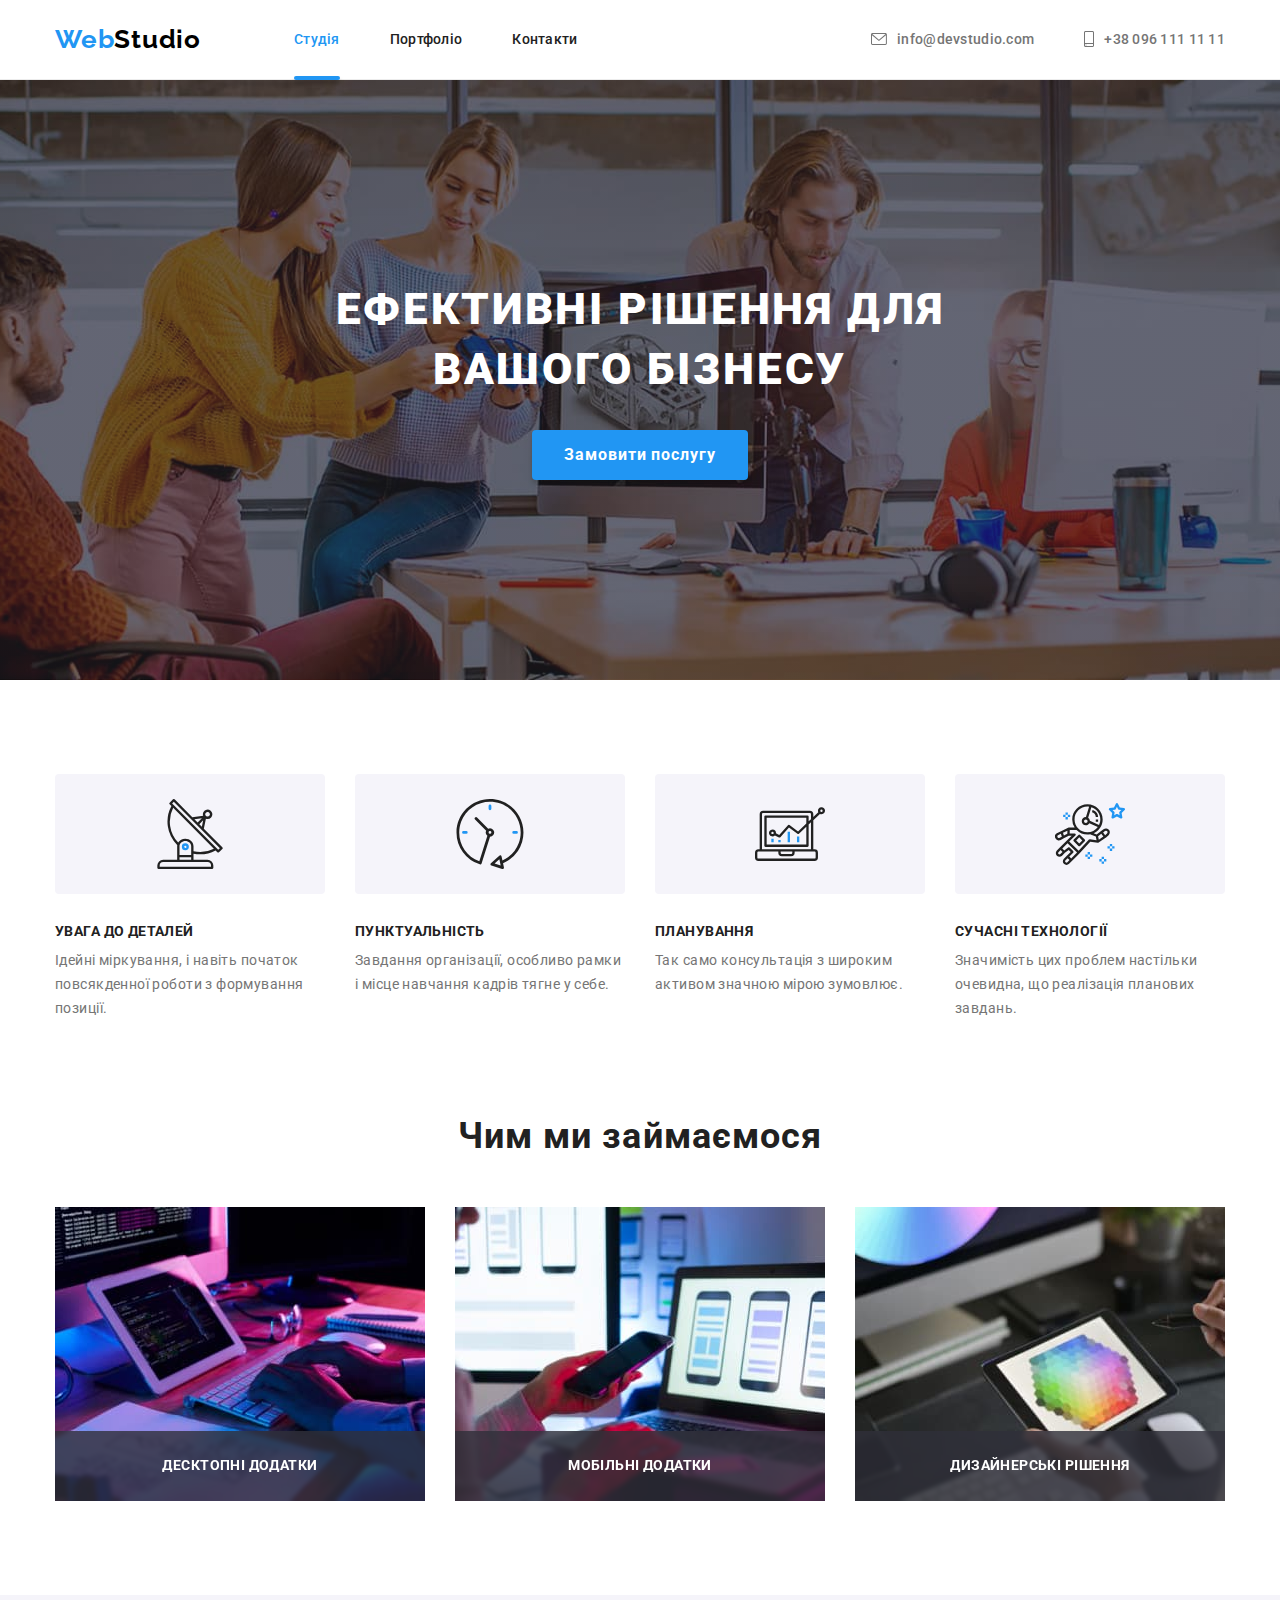
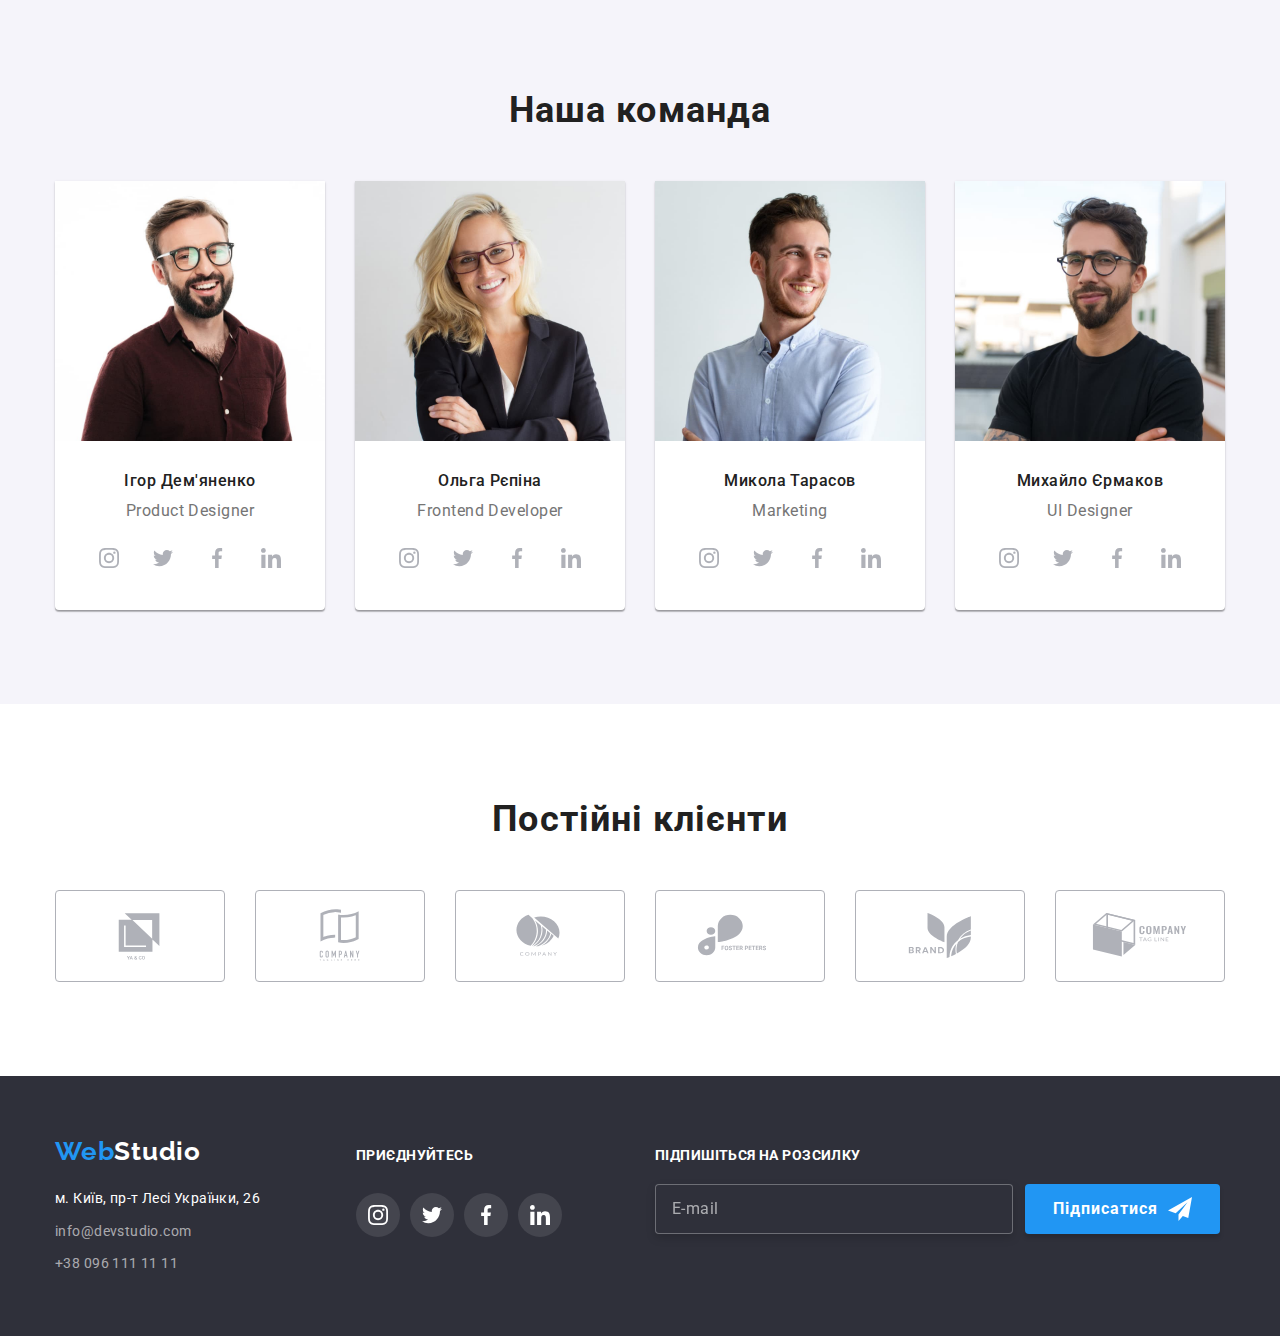
<file: index.html>
<!DOCTYPE html>
<html lang="uk">
  <head>
    <meta charset="UTF-8" />
    <meta http-equiv="X-UA-Compatible" content="IE=edge" />
    <meta name="viewport" content="width=device-width, initial-scale=1.0" />
    <title>Web Studio</title>
    <link rel="preconnect" href="https://fonts.googleapis.com" />
    <link rel="preconnect" href="https://fonts.gstatic.com" crossorigin />
    <link
      rel="stylesheet"
      href="https://cdnjs.cloudflare.com/ajax/libs/modern-normalize/1.0.0/modern-normalize.min.css"
    />
    <link
      href="https://fonts.googleapis.com/css2?family=Raleway:wght@700&family=Roboto:wght@400;500;700;900&display=swap"
      rel="stylesheet"
    />
    <link rel="stylesheet" href="./css/main.min.css" />
  </head>
  <body>
    <!-- Хеддер -->

    <header>
      <div class="header container">
        <a href="./index.html" class="logo link" lang="en">
          Web<span class="logo--header">Studio</span>
        </a>

        <nav class="menu">
          <ul class="menu__list list">
            <li class="menu__item">
              <a href="./index.html" class="menu__link link current">Студія</a>
            </li>
            <li class="menu__item">
              <a href="./portfolio.html" class="menu__link link">Портфоліо</a>
            </li>
            <li class="menu__item">
              <a href="./contacts" class="menu__link link">Контакти</a>
            </li>
          </ul>
        </nav>
        <div class="contacts">
          <a class="header__contacts" href="mailto:info@devstudio.com">
            <svg class="header__icon" width="16" height="12">
              <use href="./img/icons.svg#icon-envelope"></use>
            </svg>
            info@devstudio.com
          </a>
          <a class="header__contacts" href="tel:+380961111111">
            <svg class="header__icon" width="10" height="16">
              <use href="./img/icons.svg#icon-smartphone"></use>
            </svg>
            +38 096 111 11 11
          </a>
        </div>
      </div>
    </header>

    <main>
      <!-- Секція Heros -->

      <section class="heros section">
        <div class="container">
          <h1 class="heros__title">Ефективні рішення для вашого бізнесу</h1>
          <button class="order-button" type="button" data-modal-open>
            Замовити послугу
          </button>
        </div>
      </section>

      <!-- Секція Особливості -->

      <section class="features section">
        <div class="container">
          <ul class="features__list list">
            <li class="features__item">
              <div class="features__content">
                <svg class="features__icon" width="70" height="70">
                  <use href="./img/icons.svg#icon-antenna"></use>
                </svg>
              </div>
              <h3 class="features__title">УВАГА ДО ДЕТАЛЕЙ</h3>
              <p class="features__text">
                Ідейні міркування, і навіть початок повсякденної роботи з
                формування позиції.
              </p>
            </li>
            <li class="features__item">
              <div class="features__content">
                <svg class="features__icon" width="70" height="70">
                  <use href="./img/icons.svg#icon-clock"></use>
                </svg>
              </div>
              <h3 class="features__title">ПУНКТУАЛЬНІСТЬ</h3>
              <p class="features__text">
                Завдання організації, особливо рамки і місце навчання кадрів
                тягне у себе.
              </p>
            </li>
            <li class="features__item">
              <div class="features__content">
                <svg class="features__icon" width="70" height="70">
                  <use href="./img/icons.svg#icon-diagram"></use>
                </svg>
              </div>
              <h3 class="features__title">ПЛАНУВАННЯ</h3>
              <p class="features__text">
                Так само консультація з широким активом значною мірою зумовлює.
              </p>
            </li>
            <li class="features__item">
              <div class="features__content">
                <svg class="features__icon" width="70" height="70">
                  <use href="./img/icons.svg#icon-astronaut"></use>
                </svg>
              </div>
              <h3 class="features__title">СУЧАСНІ ТЕХНОЛОГІЇ</h3>
              <p class="features__text">
                Значимість цих проблем настільки очевидна, що реалізація
                планових завдань.
              </p>
            </li>
          </ul>
        </div>
      </section>

      <!-- Секція About -->

      <section class="about section">
        <div class="container">
          <h2 class="about__title">Чим ми займаємося</h2>
          <ul class="about__list list">
            <li class="about__item">
              <img src="./img/about-img-1.jpg" alt="ПК" width="370" />
              <div class="about__overlay">
                <p class="about__text">Десктопні додатки</p>
              </div>
            </li>
            <li class="about__item">
              <img src="./img/about-img-2.jpg" alt="Ноутбук" width="370" />
              <div class="about__overlay">
                <p class="about__text">Мобільні додатки</p>
              </div>
            </li>
            <li class="about__item">
              <img src="./img/about-img-3.jpg" alt="Планшет" width="370" />
              <div class="about__overlay">
                <p class="about__text">Дизайнерські рішення</p>
              </div>
            </li>
          </ul>
        </div>
      </section>

      <!-- Команда -->

      <section class="team section">
        <div class="container">
          <h2 class="team__title">Наша команда</h2>
          <ul class="team__list list">
            <li class="team__card">
              <img
                src="./img/team-pic-1.jpg"
                alt="Команда фото-1"
                width="270"
              />
              <div class="team__info">
                <h3 class="team__member">Ігор Дем'яненко</h3>
                <p class="team__position">Product Designer</p>
                <ul class="team__socials list">
                  <li class="team__item">
                    <a
                      class="team__link link"
                      href=""
                      target="_blank"
                      rel="noopener noreferrer"
                      aria-label="Instagram"
                    >
                      <svg class="team__icons" width="20" height="20">
                        <use href="./img/icons.svg#icon-instagram"></use>
                      </svg>
                    </a>
                  </li>
                  <li class="team__item">
                    <a
                      class="team__link link"
                      href=""
                      target="_blank"
                      rel="noopener noreferrer"
                      aria-label="Twitter"
                      ><svg class="team__icons" width="20" height="20">
                        <use href="./img/icons.svg#icon-twitter"></use>
                      </svg>
                    </a>
                  </li>
                  <li class="team__item">
                    <a
                      class="team__link link"
                      href=""
                      target="_blank"
                      rel="noopener noreferrer"
                      aria-label="Facebook"
                      ><svg class="team__icons" width="20" height="20">
                        <use href="./img/icons.svg#icon-facebook"></use>
                      </svg>
                    </a>
                  </li>
                  <li class="team__item">
                    <a
                      class="team__link link"
                      href=""
                      target="_blank"
                      rel="noopener noreferrer"
                      aria-label="Linkedin"
                      ><svg class="team__icons" width="20" height="20">
                        <use href="./img/icons.svg#icon-linkedin"></use>
                      </svg>
                    </a>
                  </li>
                </ul>
              </div>
            </li>
            <li class="team__card">
              <img
                src="./img/team-pic-2.jpg"
                alt="Команда фото-2"
                width="270"
              />
              <div class="team__info">
                <h3 class="team__member">Ольга Рєпіна</h3>
                <p class="team__position">Frontend Developer</p>
                <ul class="team__socials list">
                  <li class="team__item">
                    <a
                      class="team__link link"
                      href=""
                      target="_blank"
                      rel="noopener noreferrer"
                      aria-label="Instagram"
                    >
                      <svg class="team__icons" width="20" height="20">
                        <use href="./img/icons.svg#icon-instagram"></use>
                      </svg>
                    </a>
                  </li>
                  <li class="team__item">
                    <a
                      class="team__link link"
                      href=""
                      target="_blank"
                      rel="noopener noreferrer"
                      aria-label="Twitter"
                      ><svg class="team__icons" width="20" height="20">
                        <use href="./img/icons.svg#icon-twitter"></use>
                      </svg>
                    </a>
                  </li>
                  <li class="team__item">
                    <a
                      class="team__link link"
                      href=""
                      target="_blank"
                      rel="noopener noreferrer"
                      aria-label="Facebook"
                      ><svg class="team__icons" width="20" height="20">
                        <use href="./img/icons.svg#icon-facebook"></use>
                      </svg>
                    </a>
                  </li>
                  <li class="team__item">
                    <a
                      class="team__link link"
                      href=""
                      target="_blank"
                      rel="noopener noreferrer"
                      aria-label="Linkedin"
                      ><svg class="team__icons" width="20" height="20">
                        <use href="./img/icons.svg#icon-linkedin"></use>
                      </svg>
                    </a>
                  </li>
                </ul>
              </div>
            </li>
            <li class="team__card">
              <img
                src="./img/team-pic-3.jpg"
                alt="Команда фото-3"
                width="270"
              />
              <div class="team__info">
                <h3 class="team__member">Микола Тарасов</h3>
                <p class="team__position">Marketing</p>
                <ul class="team__socials list">
                  <li class="team__item">
                    <a
                      class="team__link link"
                      href=""
                      target="_blank"
                      rel="noopener noreferrer"
                      aria-label="Instagram"
                    >
                      <svg class="team__icons" width="20" height="20">
                        <use href="./img/icons.svg#icon-instagram"></use>
                      </svg>
                    </a>
                  </li>
                  <li class="team__item">
                    <a
                      class="team__link link"
                      href=""
                      target="_blank"
                      rel="noopener noreferrer"
                      aria-label="Twitter"
                      ><svg class="team__icons" width="20" height="20">
                        <use href="./img/icons.svg#icon-twitter"></use>
                      </svg>
                    </a>
                  </li>
                  <li class="team__item">
                    <a
                      class="team__link link"
                      href=""
                      target="_blank"
                      rel="noopener noreferrer"
                      aria-label="Facebook"
                      ><svg class="team__icons" width="20" height="20">
                        <use href="./img/icons.svg#icon-facebook"></use>
                      </svg>
                    </a>
                  </li>
                  <li class="team__item">
                    <a
                      class="team__link link"
                      href=""
                      target="_blank"
                      rel="noopener noreferrer"
                      aria-label="Linkedin"
                      ><svg class="team__icons" width="20" height="20">
                        <use href="./img/icons.svg#icon-linkedin"></use>
                      </svg>
                    </a>
                  </li>
                </ul>
              </div>
            </li>
            <li class="team__card">
              <img
                src="./img/team-pic-4.jpg"
                alt="Команда фото-4"
                width="270"
              />
              <div class="team__info">
                <h3 class="team__member">Михайло Єрмаков</h3>
                <p class="team__position">UI Designer</p>
                <ul class="team__socials list">
                  <li class="team__item">
                    <a
                      class="team__link link"
                      href=""
                      target="_blank"
                      rel="noopener noreferrer"
                      aria-label="Instagram"
                    >
                      <svg class="team__icons" width="20" height="20">
                        <use href="./img/icons.svg#icon-instagram"></use>
                      </svg>
                    </a>
                  </li>
                  <li class="team__item">
                    <a
                      class="team__link link"
                      href=""
                      target="_blank"
                      rel="noopener noreferrer"
                      aria-label="Twitter"
                      ><svg class="team__icons" width="20" height="20">
                        <use href="./img/icons.svg#icon-twitter"></use>
                      </svg>
                    </a>
                  </li>
                  <li class="team__item">
                    <a
                      class="team__link link"
                      href=""
                      target="_blank"
                      rel="noopener noreferrer"
                      aria-label="Facebook"
                      ><svg class="team__icons" width="20" height="20">
                        <use href="./img/icons.svg#icon-facebook"></use>
                      </svg>
                    </a>
                  </li>
                  <li class="team__item">
                    <a
                      class="team__link link"
                      href=""
                      target="_blank"
                      rel="noopener noreferrer"
                      aria-label="Linkedin"
                      ><svg class="team__icons" width="20" height="20">
                        <use href="./img/icons.svg#icon-linkedin"></use>
                      </svg>
                    </a>
                  </li>
                </ul>
              </div>
            </li>
          </ul>
        </div>
      </section>

      <!-- Постійні Клієнти -->

      <section class="clients section">
        <div class="container">
          <h2 class="clients__title">Постійні клієнти</h2>
          <ul class="clients__list list">
            <li class="clients__item">
              <a class="clients__link link" href="">
                <svg class="clients__icon" width="106" height="60">
                  <use href="./img/icons.svg#icon-logo-1"></use>
                </svg>
              </a>
            </li>
            <li class="clients__item">
              <a class="clients__link link" href="">
                <svg class="clients__icon" width="106" height="60">
                  <use href="./img/icons.svg#icon-logo-2"></use>
                </svg>
              </a>
            </li>
            <li class="clients__item">
              <a class="clients__link link" href="">
                <svg class="clients__icon" width="106" height="60">
                  <use href="./img/icons.svg#icon-logo-3"></use>
                </svg>
              </a>
            </li>
            <li class="clients__item">
              <a class="clients__link link" href="">
                <svg class="clients__icon" width="106" height="60">
                  <use href="./img/icons.svg#icon-logo-4"></use>
                </svg>
              </a>
            </li>
            <li class="clients__item">
              <a class="clients__link link" href="">
                <svg class="clients__icon" width="106" height="60">
                  <use href="./img/icons.svg#icon-logo-5"></use>
                </svg>
              </a>
            </li>
            <li class="clients__item">
              <a class="clients__link link" href="">
                <svg class="clients__icon" width="106" height="60">
                  <use href="./img/icons.svg#icon-logo-6"></use>
                </svg>
              </a>
            </li>
          </ul>
        </div>
      </section>
    </main>

    <!-- Підвал -->

    <footer>
      <div class="footer container">
        <div class="footer__address">
          <a href="./index.html" class="logo link" lang="en"
            >Web<span class="logo--footer">Studio</span>
          </a>

          <address>м. Київ, пр-т Лесі Українки, 26</address>

          <ul class="footer__list list">
            <li class="footer__item">
              <a
                href="mailto:info@devstudio.com"
                class="footer__constacts link"
              >
                info@devstudio.com
              </a>
            </li>
            <li class="footer__item">
              <a href="tel:+380961111111" class="footer__constacts link">
                +38 096 111 11 11
              </a>
            </li>
          </ul>
        </div>
        <div class="footer__group">
          <h3 class="footer__title">Приєднуйтесь</h3>
          <ul class="footer__socials list">
            <li class="footer__item">
              <a
                class="footer__link link"
                href=""
                target="_blank"
                rel="noopener noreferrer"
                aria-label="Instagram"
              >
                <svg class="team__icons" width="20" height="20">
                  <use href="./img/icons.svg#icon-instagram"></use>
                </svg>
              </a>
            </li>
            <li class="footer__item">
              <a
                class="footer__link link"
                href=""
                target="_blank"
                rel="noopener noreferrer"
                aria-label="Twitter"
                ><svg class="team__icons" width="20" height="20">
                  <use href="./img/icons.svg#icon-twitter"></use>
                </svg>
              </a>
            </li>
            <li class="footer__item">
              <a
                class="footer__link link"
                href=""
                target="_blank"
                rel="noopener noreferrer"
                aria-label="Facebook"
                ><svg class="team__icons" width="20" height="20">
                  <use href="./img/icons.svg#icon-facebook"></use>
                </svg>
              </a>
            </li>
            <li class="footer__item">
              <a
                class="footer__link link"
                href=""
                target="_blank"
                rel="noopener noreferrer"
                aria-label="Linkedin"
                ><svg class="team__icons" width="20" height="20">
                  <use href="./img/icons.svg#icon-linkedin"></use>
                </svg>
              </a>
            </li>
          </ul>
        </div>
        <div class="mailing">
          <p class="mailing__text">Підпишіться на розсилку</p>
          <form class="mailing__form" name="signup_form" novalidate>
            <input
              class="mailing__input"
              type="email"
              name="email"
              placeholder="E-mail"
            />
            <button class="mailing__button" type="submit">
              Підписатися
              <svg class="mailing__icon" width="24" height="24">
                <use href="./img/icons.svg#icon-send"></use>
              </svg>
            </button>
          </form>
        </div>
      </div>
    </footer>

    <!-- Модальне Вікно -->

    <div class="backdrop is-hidden" data-modal>
      <div class="modal">
        <button class="modal-button" data-modal-close>
          <svg class="modal-icon" width="18" height="18">
            <use href="./img/icons.svg#icon-close"></use>
          </svg>
        </button>
        <strong class="modal-label">
          Залиште свої дані, ми вам передзвонимо
        </strong>
        <form class="modal-form" name="modal_form">
          <div class="modal-form-group" role="group">
            <label class="modal-form-label" for="user_name">Ім'я</label>
            <div class="modal-form-wrapper">
              <input
                class="modal-form-field"
                type="text"
                name="user_name"
                id="user_name"
              />
              <svg class="modal-form-icon" width="18" height="18">
                <use href="./img/icons.svg#icon-person"></use>
              </svg>
            </div>
            <label class="modal-form-label" for="user_phone">Телефон</label>
            <div class="modal-form-wrapper">
              <input
                class="modal-form-field"
                type="tel"
                name="user_phone"
                id="user_phone"
              />
              <svg class="modal-form-icon" width="18" height="18">
                <use href="./img/icons.svg#icon-phone"></use>
              </svg>
            </div>
            <label class="modal-form-label" for="user_mail">Пошта</label>
            <div class="modal-form-wrapper">
              <input
                class="modal-form-field"
                type="email"
                name="user_mail"
                id="user_mail"
              />
              <svg class="modal-form-icon" width="18" height="18">
                <use href="./img/icons.svg#icon-email"></use>
              </svg>
            </div>
            <label class="modal-form-label" for="user_message">Коментар</label>
            <textarea
              class="modal-form-message"
              name="user_message"
              id="user_message"
              rows="6"
              placeholder="Введіть текст"
            ></textarea>
          </div>
          <div class="modal-form-agreement" role="group">
            <input
              class="modal-form-checkbox"
              type="checkbox"
              id="user_agreement"
            />
            <label class="user-agreement" for="user_agreement">
              Погоджуюся з розсилкою та приймаю
              <a class="user-agreement-link" href="">Умови договору</a>
            </label>
          </div>
          <button class="modal-form-button" type="submit">Відправити</button>
        </form>
      </div>
    </div>
    <script src="./js/modal.js"></script>
  </body>
</html>
</file>
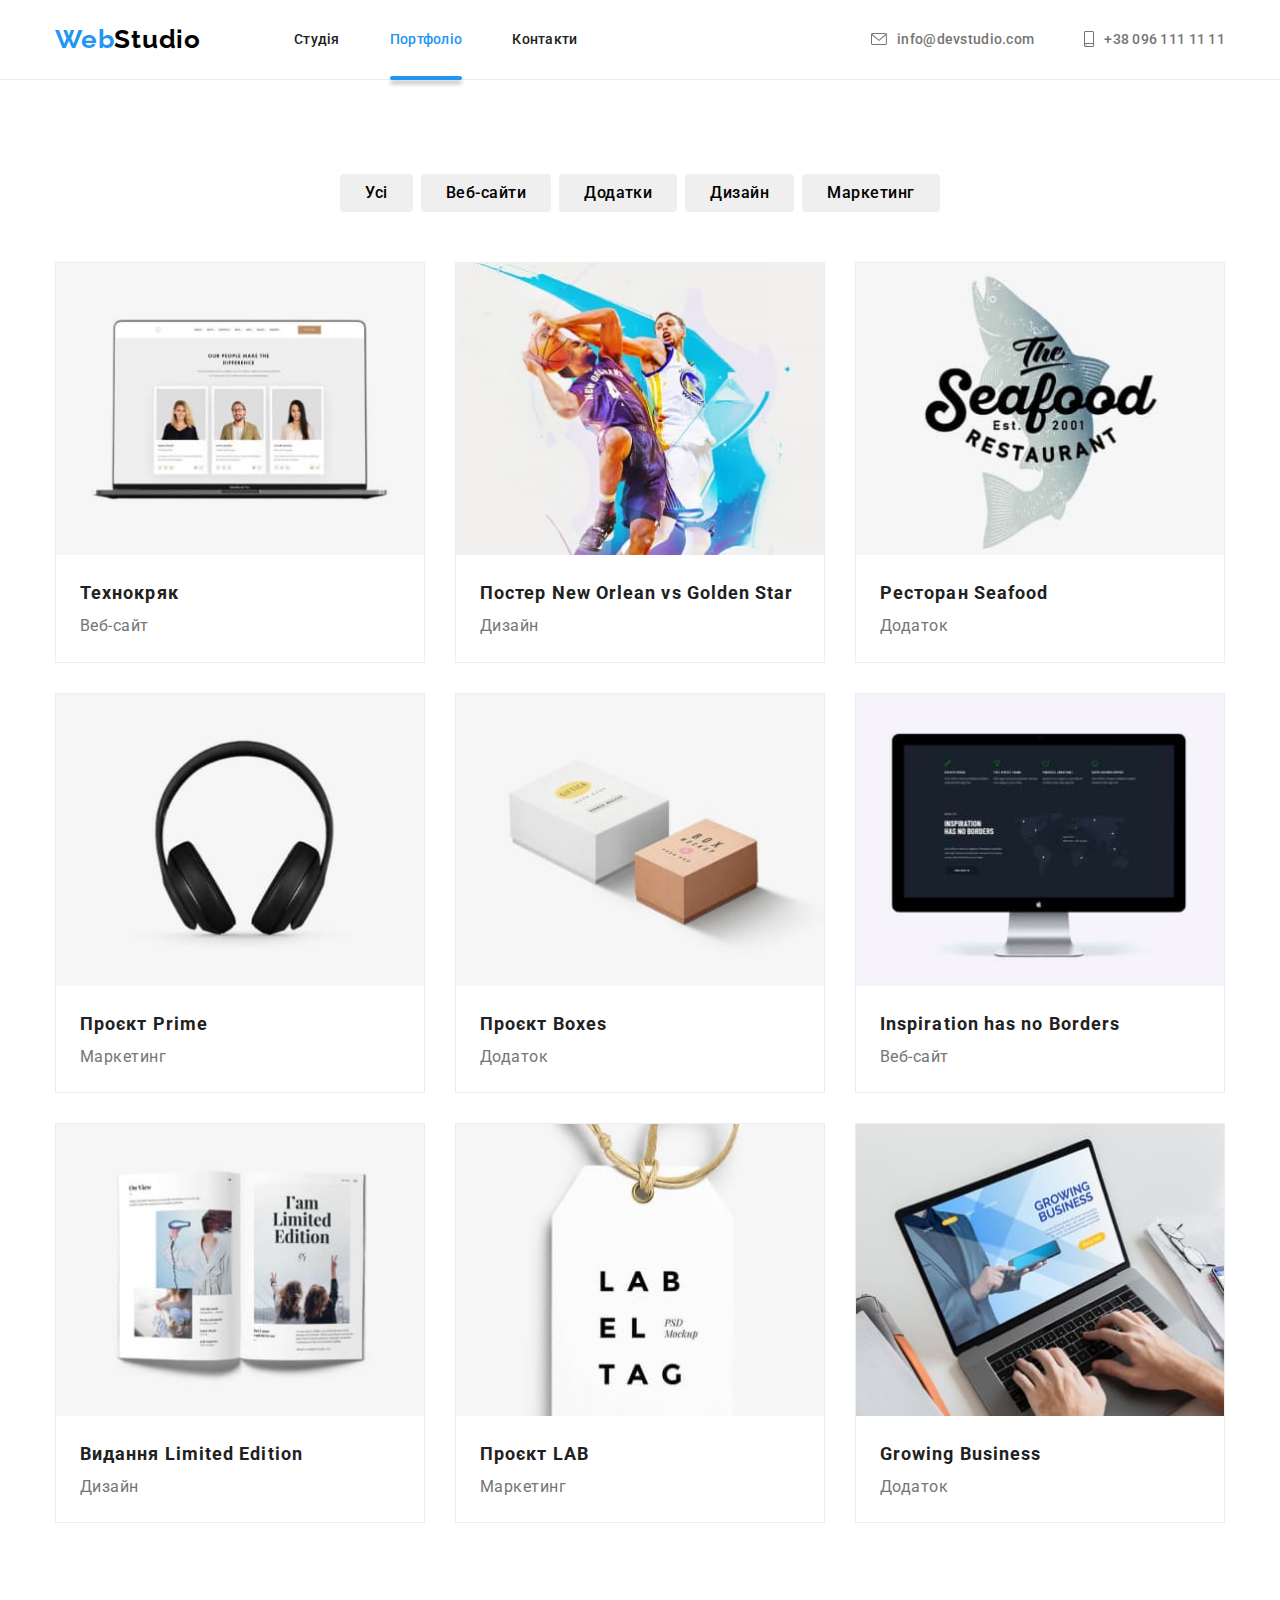
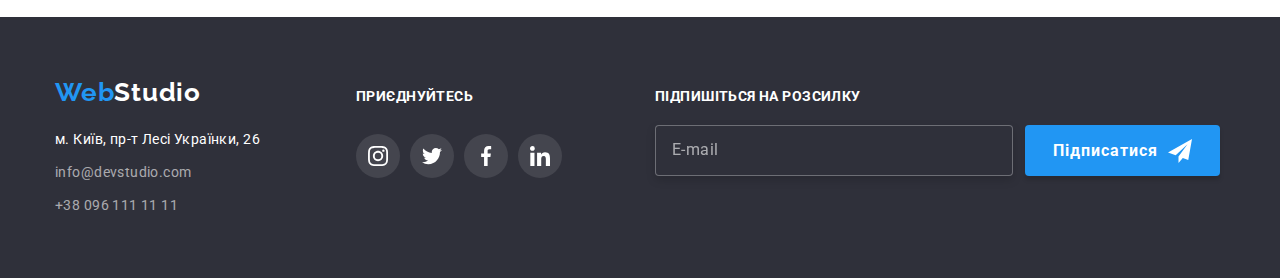
<file: portfolio.html>
<!DOCTYPE html>
<html lang="uk">
  <head>
    <meta charset="UTF-8" />
    <meta http-equiv="X-UA-Compatible" content="IE=edge" />
    <meta name="viewport" content="width=device-width, initial-scale=1.0" />
    <title>Portfolio</title>
    <link rel="preconnect" href="https://fonts.googleapis.com" />
    <link rel="preconnect" href="https://fonts.gstatic.com" crossorigin />
    <link
      rel="stylesheet"
      href="https://cdnjs.cloudflare.com/ajax/libs/modern-normalize/1.0.0/modern-normalize.min.css"
    />
    <link
      href="https://fonts.googleapis.com/css2?family=Raleway:wght@700&family=Roboto:wght@400;500;700;900&display=swap"
      rel="stylesheet"
    />
    <link rel="stylesheet" href="./css/main.min.css" />
  </head>
  <body>
    <!-- Хеддер -->

    <header>
      <div class="header container">
        <a href="./index.html" class="logo link" lang="en">
          Web<span class="logo--header">Studio</span>
        </a>

        <nav class="menu">
          <ul class="menu__list list">
            <li class="menu__item">
              <a href="./index.html" class="menu__link link">Студія</a>
            </li>
            <li class="menu__item">
              <a href="./portfolio.html" class="menu__link link current">
                Портфоліо
              </a>
            </li>
            <li class="menu__item">
              <a href="./contacts" class="menu__link link">Контакти</a>
            </li>
          </ul>
        </nav>
        <div class="contacts">
          <a class="header__contacts" href="mailto:info@devstudio.com">
            <svg class="header__icon" width="16" height="12">
              <use href="./img/icons.svg#icon-envelope"></use>
            </svg>
            info@devstudio.com
          </a>
          <a class="header__contacts" href="tel:+380961111111">
            <svg class="header__icon" width="10" height="16">
              <use href="./img/icons.svg#icon-smartphone"></use>
            </svg>
            +38 096 111 11 11
          </a>
        </div>
      </div>
    </header>

    <main>
      <section class="filters section">
        <!-- Кнопки фільтрів -->

        <div class="container">
          <ul class="filters__list list">
            <li><button class="filters__button" type="button">Усі</button></li>
            <li>
              <button class="filters__button" type="button">Веб-сайти</button>
            </li>
            <li>
              <button class="filters__button" type="button">Додатки</button>
            </li>
            <li>
              <button class="filters__button" type="button">Дизайн</button>
            </li>
            <li>
              <button class="filters__button" type="button">Маркетинг</button>
            </li>
          </ul>
        </div>

        <!-- Зразки Проектів -->

        <div class="projects container">
          <ul class="projects__list list">
            <li class="projects__item">
              <div class="projects__thumb">
                <img
                  src="./img/project-img-1.jpg"
                  alt="Веб-сайт Технокряк"
                  width="370"
                />
                <div class="projects__overlay">
                  <p class="projects__description">
                    Ресурс пропонує комплексні пропозиції з різним рівнем
                    функціоналу та сервісів. Все це дозволить відвідувачу
                    отримати вичерпні відомості про компанію чи приватну особу.
                  </p>
                </div>
              </div>

              <div class="projects__content">
                <h3 class="projects__title">Технокряк</h3>
                <p class="projects__details">Веб-сайт</p>
              </div>
            </li>
            <li class="projects__item">
              <img
                src="./img/project-img-2.jpg"
                alt="Постер New Orlean vs Golden Star"
                width="370"
              />
              <div class="projects__content">
                <h3 class="projects__title">
                  Постер New Orlean vs Golden Star
                </h3>
                <p class="projects__details">Дизайн</p>
              </div>
            </li>
            <li class="projects__item">
              <img
                src="./img/project-img-3.jpg"
                alt="Ресторан Seafood"
                width="370"
              />
              <div class="projects__content">
                <h3 class="projects__title">Ресторан Seafood</h3>
                <p class="projects__details">Додаток</p>
              </div>
            </li>
            <li class="projects__item">
              <img
                src="./img/project-img-4.jpg"
                alt="Маркетинговий проєкт Prime"
                width="370"
              />
              <div class="projects__content">
                <h3 class="projects__title">Проєкт Prime</h3>
                <p class="projects__details">Маркетинг</p>
              </div>
            </li>
            <li class="projects__item">
              <img
                src="./img/project-img-5.jpg"
                alt="Додаток Boxes"
                width="370"
              />
              <div class="projects__content">
                <h3 class="projects__title">Проєкт Boxes</h3>
                <p class="projects__details">Додаток</p>
              </div>
            </li>
            <li class="projects__item">
              <img
                src="./img/project-img-6.jpg"
                alt="Веб-сайт Inspiration has no Borders"
                width="370"
              />
              <div class="projects__content">
                <h3 class="projects__title">Inspiration has no Borders</h3>
                <p class="projects__details">Веб-сайт</p>
              </div>
            </li>
            <li class="projects__item">
              <img
                src="./img/project-img-7.jpg"
                alt="Видання Limited Edition"
                width="370"
              />
              <div class="projects__content">
                <h3 class="projects__title">Видання Limited Edition</h3>
                <p class="projects__details">Дизайн</p>
              </div>
            </li>
            <li class="projects__item">
              <img
                src="./img/project-img-8.jpg"
                alt="Маркетинговий проєкт LAB"
                width="370"
              />
              <div class="projects__content">
                <h3 class="projects__title">Проєкт LAB</h3>
                <p class="projects__details">Маркетинг</p>
              </div>
            </li>
            <li class="projects__item">
              <img
                src="./img/project-img-9.jpg"
                alt="Додаток Growing Business"
                width="370"
              />
              <div class="projects__content">
                <h3 class="projects__title">Growing Business</h3>
                <p class="projects__details">Додаток</p>
              </div>
            </li>
          </ul>
        </div>
      </section>
    </main>

    <!-- Підвал -->

    <footer>
      <div class="footer container">
        <div class="footer__address">
          <a href="./index.html" class="logo link" lang="en"
            >Web<span class="logo--footer">Studio</span>
          </a>

          <address>м. Київ, пр-т Лесі Українки, 26</address>

          <ul class="footer__list list">
            <li class="footer__item">
              <a
                href="mailto:info@devstudio.com"
                class="footer__constacts link"
              >
                info@devstudio.com
              </a>
            </li>
            <li class="footer__item">
              <a href="tel:+380961111111" class="footer__constacts link">
                +38 096 111 11 11
              </a>
            </li>
          </ul>
        </div>
        <div class="footer__group">
          <h3 class="footer__title">Приєднуйтесь</h3>
          <ul class="footer__socials list">
            <li class="footer__item">
              <a
                class="footer__link link"
                href=""
                target="_blank"
                rel="noopener noreferrer"
                aria-label="Instagram"
              >
                <svg class="team__icons" width="20" height="20">
                  <use href="./img/icons.svg#icon-instagram"></use>
                </svg>
              </a>
            </li>
            <li class="footer__item">
              <a
                class="footer__link link"
                href=""
                target="_blank"
                rel="noopener noreferrer"
                aria-label="Twitter"
                ><svg class="team__icons" width="20" height="20">
                  <use href="./img/icons.svg#icon-twitter"></use>
                </svg>
              </a>
            </li>
            <li class="footer__item">
              <a
                class="footer__link link"
                href=""
                target="_blank"
                rel="noopener noreferrer"
                aria-label="Facebook"
                ><svg class="team__icons" width="20" height="20">
                  <use href="./img/icons.svg#icon-facebook"></use>
                </svg>
              </a>
            </li>
            <li class="footer__item">
              <a
                class="footer__link link"
                href=""
                target="_blank"
                rel="noopener noreferrer"
                aria-label="Linkedin"
                ><svg class="team__icons" width="20" height="20">
                  <use href="./img/icons.svg#icon-linkedin"></use>
                </svg>
              </a>
            </li>
          </ul>
        </div>
        <div class="mailing">
          <p class="mailing__text">Підпишіться на розсилку</p>
          <form class="mailing__form" name="signup_form" novalidate>
            <input
              class="mailing__input"
              type="email"
              name="email"
              placeholder="E-mail"
            />
            <button class="mailing__button" type="submit">
              Підписатися
              <svg class="mailing__icon" width="24" height="24">
                <use href="./img/icons.svg#icon-send"></use>
              </svg>
            </button>
          </form>
        </div>
      </div>
    </footer>
  </body>
</html>
</file>
<file: css/main.min.css>
:root{--brand-color: #2196F3;--header-color: #000000;--footer-color: #FFFFFF;--headline-color: #212121;--text-color: #757575;--bg-color: #F5F4FA}body{font-family:"Roboto",sans-serif;background-color:#fff}img{display:block;max-width:100%;height:auto}h1,h2,h3,p,ul{margin:0;padding:0}.list{list-style:none}.link{text-decoration:none}.section{padding:94px 0}.container{width:1200px;margin:0 auto;padding:0 15px}header{border-bottom:1px solid #ececec;background-color:#fff;padding-top:24px;padding-bottom:24px}.header{display:-webkit-box;display:-ms-flexbox;display:flex;-webkit-box-align:center;-ms-flex-align:center;align-items:center}.contacts{display:-webkit-box;display:-ms-flexbox;display:flex;gap:50px;justify-self:flex-end}.header__contacts{font-weight:500;font-size:14px;line-height:1.71;letter-spacing:.02em;color:var(--text-color);text-decoration:none;cursor:pointer;display:-webkit-box;display:-ms-flexbox;display:flex;-webkit-box-align:center;-ms-flex-align:center;align-items:center;gap:10px;-webkit-transition:color 250ms cubic-bezier(0.4, 0, 0.2, 1);transition:color 250ms cubic-bezier(0.4, 0, 0.2, 1)}.header__contacts:hover,.header__contacts:focus{color:var(--brand-color)}.header__icon{fill:currentColor}.logo{color:var(--brand-color);font-family:"Raleway",sans-serif;font-weight:700;font-size:26px;line-height:1.19;letter-spacing:.03em;text-decoration:none}.logo--header{color:var(--header-color)}.logo--footer{color:var(--footer-color)}.menu{margin-left:93px;margin-right:auto}.menu__list{display:-webkit-box;display:-ms-flexbox;display:flex;gap:50px}.menu__link{font-weight:500;font-size:14px;line-height:1.14;letter-spacing:.02em;color:var(--headline-color);padding:32px 0;position:relative}.menu__link::after{content:"";display:block;position:absolute;left:0;bottom:-1px;width:100%;height:4px;border-radius:2px;background-color:var(--brand-color);-webkit-box-shadow:0px 4px 4px rgba(0,0,0,.25);box-shadow:0px 4px 4px rgba(0,0,0,.25);opacity:0;-webkit-transform:scalex(0.03);transform:scalex(0.03);-webkit-transition:opacity 250ms cubic-bezier(0.4, 0, 0.2, 1),-webkit-transform 250ms cubic-bezier(0.4, 0, 0.2, 1);transition:opacity 250ms cubic-bezier(0.4, 0, 0.2, 1),-webkit-transform 250ms cubic-bezier(0.4, 0, 0.2, 1);transition:opacity 250ms cubic-bezier(0.4, 0, 0.2, 1),transform 250ms cubic-bezier(0.4, 0, 0.2, 1);transition:opacity 250ms cubic-bezier(0.4, 0, 0.2, 1),transform 250ms cubic-bezier(0.4, 0, 0.2, 1),-webkit-transform 250ms cubic-bezier(0.4, 0, 0.2, 1)}.menu__link:hover::after,.menu__link:focus::after{opacity:1;-webkit-transform:scaleX(1);transform:scaleX(1)}.menu__link:hover,.menu__link:focus{color:var(--brand-color)}.menu__link.current{color:var(--brand-color)}.menu__link.current::after{content:"";display:block;position:absolute;left:0;bottom:-1px;width:100%;height:4px;border-radius:2px;background-color:var(--brand-color);-webkit-box-shadow:0px 4px 4px rgba(0,0,0,.25);box-shadow:0px 4px 4px rgba(0,0,0,.25);opacity:1;-webkit-transform:none;transform:none}.heros{background-image:-webkit-gradient(linear, left top, left bottom, from(rgba(47, 48, 58, 0.4)), to(rgba(47, 48, 58, 0.4))),url(../img/heros-bg.jpg);background-image:linear-gradient(to bottom, rgba(47, 48, 58, 0.4), rgba(47, 48, 58, 0.4)),url(../img/heros-bg.jpg);background-repeat:no-repeat;background-size:1600px;background-position:center;padding:200px 0}.heros__title{font-weight:900;font-size:44px;line-height:1.36;letter-spacing:.06em;text-transform:uppercase;color:var(--footer-color);text-align:center;width:696px;margin:0 auto}.order-button{background:var(--brand-color);-webkit-box-shadow:0px 4px 4px rgba(0,0,0,.15);box-shadow:0px 4px 4px rgba(0,0,0,.15);border-radius:4px;border:0;font-family:"Roboto",sans-serif;font-weight:700;font-size:16px;line-height:1.87;letter-spacing:.06em;color:var(--footer-color);margin:30px auto 0;padding:10px 32px;display:-webkit-box;display:-ms-flexbox;display:flex;cursor:pointer}.features__list{display:-webkit-box;display:-ms-flexbox;display:flex;gap:30px}.features__item{width:270px}.features__content{background-color:var(--bg-color);border-radius:4px;height:120px;margin-bottom:30px;display:-webkit-box;display:-ms-flexbox;display:flex;-webkit-box-pack:center;-ms-flex-pack:center;justify-content:center;-webkit-box-align:center;-ms-flex-align:center;align-items:center}.features__icon{fill:currentColor}.features__title{font-size:14px;line-height:1.14;letter-spacing:.03em;text-transform:uppercase;color:var(--headline-color);margin-bottom:10px}.features__text{font-size:14px;line-height:1.71;letter-spacing:.03em;color:var(--text-color)}.about{padding-top:0}.about__title{font-size:36px;line-height:1.17;text-align:center;letter-spacing:.03em;color:var(--headline-color);margin-bottom:50px}.about__list{display:-webkit-box;display:-ms-flexbox;display:flex;gap:30px}.about__item{position:relative}.about__overlay{background:rgba(47,48,58,.8);-webkit-backdrop-filter:blur(2px);backdrop-filter:blur(2px);position:absolute;bottom:0;padding-top:27px;padding-bottom:27px;width:100%}.about__text{font-weight:700;font-size:14px;line-height:1.14;text-align:center;letter-spacing:.03em;text-transform:uppercase;color:var(--footer-color)}.team{background-color:var(--bg-color)}.team__title{font-size:36px;line-height:1.17;text-align:center;letter-spacing:.03em;color:var(--headline-color);margin-bottom:50px}.team__list{display:-webkit-box;display:-ms-flexbox;display:flex;gap:30px}.team__card{-webkit-box-shadow:0px 1px 3px rgba(0,0,0,.12),0px 1px 1px rgba(0,0,0,.14),0px 2px 1px rgba(0,0,0,.2);box-shadow:0px 1px 3px rgba(0,0,0,.12),0px 1px 1px rgba(0,0,0,.14),0px 2px 1px rgba(0,0,0,.2);border-radius:0px 0px 4px 4px;background-color:var(--footer-color)}.team__info{display:-webkit-box;display:-ms-flexbox;display:flex;-webkit-box-orient:vertical;-webkit-box-direction:normal;-ms-flex-direction:column;flex-direction:column}.team__member{font-weight:500;font-size:16px;line-height:1.19;text-align:center;letter-spacing:.03em;color:var(--headline-color);padding-top:30px;padding-bottom:10px}.team__position{font-size:16px;line-height:1.19;text-align:center;letter-spacing:.03em;color:var(--text-color);padding-bottom:6px}.team__socials{display:-webkit-box;display:-ms-flexbox;display:flex;-webkit-box-pack:center;-ms-flex-pack:center;justify-content:center;-webkit-box-align:center;-ms-flex-align:center;align-items:center;gap:10px;margin:10px 32px 30px}.team__link{display:-webkit-box;display:-ms-flexbox;display:flex;-webkit-box-pack:center;-ms-flex-pack:center;justify-content:center;-webkit-box-align:center;-ms-flex-align:center;align-items:center;width:44px;height:44px;border-radius:50%;color:#afb1b8;-webkit-transition:color 250ms cubic-bezier(0.4, 0, 0.2, 1),background-color 250ms cubic-bezier(0.4, 0, 0.2, 1);transition:color 250ms cubic-bezier(0.4, 0, 0.2, 1),background-color 250ms cubic-bezier(0.4, 0, 0.2, 1)}.team__link:hover,.team__link:focus{background-color:var(--brand-color);color:var(--footer-color)}.team__icons{fill:currentColor}.clients__title{font-family:"Roboto";font-size:36px;line-height:1.17;text-align:center;letter-spacing:.03em;color:var(--headline-color);margin-bottom:50px}.clients__list{display:-webkit-box;display:-ms-flexbox;display:flex;-webkit-box-pack:center;-ms-flex-pack:center;justify-content:center;gap:30px}.clients__link{width:170px;height:92px;border:1px solid currentColor;border-radius:4px;color:#afb1b8;display:-webkit-box;display:-ms-flexbox;display:flex;-webkit-box-pack:center;-ms-flex-pack:center;justify-content:center;-webkit-box-align:center;-ms-flex-align:center;align-items:center;-webkit-transition:color 250ms cubic-bezier(0.4, 0, 0.2, 1);transition:color 250ms cubic-bezier(0.4, 0, 0.2, 1)}.clients__link:hover,.clients__link:focus{color:var(--brand-color)}.clients__icon{fill:currentColor}.filters__list{display:-webkit-box;display:-ms-flexbox;display:flex;-webkit-box-pack:center;-ms-flex-pack:center;justify-content:center;gap:8px;margin-bottom:50px}.filters__button{font-family:inherit;font-weight:500;font-size:16px;line-height:1.63;text-align:center;letter-spacing:.03em;color:var(--header-color);border:0;border-radius:4px;padding:6px 25px;-webkit-transition:color 250ms cubic-bezier(0.4, 0, 0.2, 1),background-color 250ms cubic-bezier(0.4, 0, 0.2, 1),-webkit-box-shadow 250ms cubic-bezier(0.4, 0, 0.2, 1);transition:color 250ms cubic-bezier(0.4, 0, 0.2, 1),background-color 250ms cubic-bezier(0.4, 0, 0.2, 1),-webkit-box-shadow 250ms cubic-bezier(0.4, 0, 0.2, 1);transition:color 250ms cubic-bezier(0.4, 0, 0.2, 1),background-color 250ms cubic-bezier(0.4, 0, 0.2, 1),box-shadow 250ms cubic-bezier(0.4, 0, 0.2, 1);transition:color 250ms cubic-bezier(0.4, 0, 0.2, 1),background-color 250ms cubic-bezier(0.4, 0, 0.2, 1),box-shadow 250ms cubic-bezier(0.4, 0, 0.2, 1),-webkit-box-shadow 250ms cubic-bezier(0.4, 0, 0.2, 1)}.filters__button:hover,.filters__button:focus{color:var(--footer-color);background:var(--brand-color);-webkit-box-shadow:0px 3px 1px rgba(0,0,0,.1),0px 1px 2px rgba(0,0,0,.08),0px 2px 2px rgba(0,0,0,.12);box-shadow:0px 3px 1px rgba(0,0,0,.1),0px 1px 2px rgba(0,0,0,.08),0px 2px 2px rgba(0,0,0,.12);cursor:pointer}.projects__list{display:-webkit-box;display:-ms-flexbox;display:flex;-ms-flex-wrap:wrap;flex-wrap:wrap;gap:30px;-webkit-box-pack:center;-ms-flex-pack:center;justify-content:center}.projects__item{width:370px;border:1px solid #eee;-webkit-transition:background-color 250ms cubic-bezier(0.4, 0, 0.2, 1),-webkit-box-shadow 250ms cubic-bezier(0.4, 0, 0.2, 1);transition:background-color 250ms cubic-bezier(0.4, 0, 0.2, 1),-webkit-box-shadow 250ms cubic-bezier(0.4, 0, 0.2, 1);transition:background-color 250ms cubic-bezier(0.4, 0, 0.2, 1),box-shadow 250ms cubic-bezier(0.4, 0, 0.2, 1);transition:background-color 250ms cubic-bezier(0.4, 0, 0.2, 1),box-shadow 250ms cubic-bezier(0.4, 0, 0.2, 1),-webkit-box-shadow 250ms cubic-bezier(0.4, 0, 0.2, 1)}.projects__item:hover,.projects__item:focus{background-color:#fff;-webkit-box-shadow:0px 1px 1px rgba(0,0,0,.12),0px 4px 4px rgba(0,0,0,.06),1px 4px 6px rgba(0,0,0,.16);box-shadow:0px 1px 1px rgba(0,0,0,.12),0px 4px 4px rgba(0,0,0,.06),1px 4px 6px rgba(0,0,0,.16);border:0}.projects__thumb{position:relative;overflow:hidden}.projects__overlay{position:absolute;top:0;left:0;width:100%;height:100%;background-color:rgba(33,150,243,.9);display:-webkit-box;display:-ms-flexbox;display:flex;-webkit-box-align:center;-ms-flex-align:center;align-items:center;padding-left:24px;padding-right:24px;-webkit-transform:translateY(100%);transform:translateY(100%);-webkit-transition:-webkit-transform 250ms cubic-bezier(0.4, 0, 0.2, 1);transition:-webkit-transform 250ms cubic-bezier(0.4, 0, 0.2, 1);transition:transform 250ms cubic-bezier(0.4, 0, 0.2, 1);transition:transform 250ms cubic-bezier(0.4, 0, 0.2, 1), -webkit-transform 250ms cubic-bezier(0.4, 0, 0.2, 1);-webkit-user-select:none;-moz-user-select:none;-ms-user-select:none;user-select:none}.projects__item:hover .projects__overlay{-webkit-transform:translateY(0);transform:translateY(0)}.projects__description{font-weight:400;font-size:18px;line-height:1.55;letter-spacing:.03em;color:#fff;text-transform:none;text-align:left}.projects__title{font-size:18px;line-height:2;letter-spacing:.06em;color:var(--headline-color)}.projects__details{font-size:16px;line-height:1.88;letter-spacing:.03em;color:var(--text-color)}.projects__content{display:-webkit-box;display:-ms-flexbox;display:flex;-webkit-box-orient:vertical;-webkit-box-direction:normal;-ms-flex-direction:column;flex-direction:column;background:#fff;padding:20px 24px}footer{background:#2f303a;padding:60px 0}address{font-size:14px;font-style:normal;line-height:1.71;letter-spacing:.03em;color:#fff;margin-top:20px}.footer{display:-webkit-box;display:-ms-flexbox;display:flex;-webkit-box-align:baseline;-ms-flex-align:baseline;align-items:baseline}.footer__address{width:231px}.footer__item{margin-top:9px}.footer__constacts{font-size:14px;line-height:1.71;letter-spacing:.03em;color:rgba(255,255,255,.6)}.footer__group{width:206px;margin-left:70px}.footer__title{font-size:14px;line-height:1.14;letter-spacing:.03em;text-transform:uppercase;color:var(--footer-color);margin-bottom:20px}.footer__socials{display:-webkit-box;display:-ms-flexbox;display:flex;-webkit-box-pack:center;-ms-flex-pack:center;justify-content:center;-webkit-box-align:center;-ms-flex-align:center;align-items:center;gap:10px}.footer__link{display:-webkit-box;display:-ms-flexbox;display:flex;-webkit-box-pack:center;-ms-flex-pack:center;justify-content:center;-webkit-box-align:center;-ms-flex-align:center;align-items:center;width:44px;height:44px;border-radius:50%;color:var(--footer-color);background-color:rgba(255,255,255,.1);-webkit-transition:background-color 250ms cubic-bezier(0.4, 0, 0.2, 1);transition:background-color 250ms cubic-bezier(0.4, 0, 0.2, 1)}.footer__link:hover,.footer__link:focus{background-color:var(--brand-color)}.mailing{margin-left:93px}.mailing__text{font-weight:700;font-size:14px;line-height:1.14;letter-spacing:.03em;text-transform:uppercase;color:#fff;margin-bottom:20px}.mailing__form{display:-webkit-box;display:-ms-flexbox;display:flex;gap:12px}.mailing__input{border:1px solid rgba(255,255,255,.3);-webkit-filter:drop-shadow(0px 4px 4px rgba(0, 0, 0, 0.15));filter:drop-shadow(0px 4px 4px rgba(0, 0, 0, 0.15));border-radius:4px;background-color:#2f303a;width:358px;padding:15px 16px;color:var(--footer-color)}.mailing__input::-webkit-input-placeholder{font-weight:400;font-size:16px;line-height:1.25;display:-webkit-box;display:flex;-webkit-box-align:center;align-items:center;letter-spacing:.03em;color:rgba(255,255,255,.6)}.mailing__input::-moz-placeholder{font-weight:400;font-size:16px;line-height:1.25;display:flex;align-items:center;letter-spacing:.03em;color:rgba(255,255,255,.6)}.mailing__input:-ms-input-placeholder{font-weight:400;font-size:16px;line-height:1.25;display:-ms-flexbox;display:flex;-ms-flex-align:center;align-items:center;letter-spacing:.03em;color:rgba(255,255,255,.6)}.mailing__input::-ms-input-placeholder{font-weight:400;font-size:16px;line-height:1.25;display:-ms-flexbox;display:flex;-ms-flex-align:center;align-items:center;letter-spacing:.03em;color:rgba(255,255,255,.6)}.mailing__input::placeholder{font-weight:400;font-size:16px;line-height:1.25;display:-webkit-box;display:-ms-flexbox;display:flex;-webkit-box-align:center;-ms-flex-align:center;align-items:center;letter-spacing:.03em;color:rgba(255,255,255,.6)}.mailing__button{font-weight:700;font-size:16px;line-height:1.87;display:-webkit-box;display:-ms-flexbox;display:flex;-webkit-box-align:center;-ms-flex-align:center;align-items:center;text-align:center;letter-spacing:.06em;color:#fff;background-color:#2196f3;-webkit-box-shadow:0px 4px 4px rgba(0,0,0,.15);box-shadow:0px 4px 4px rgba(0,0,0,.15);border-radius:4px;border:0;cursor:pointer;padding:10px 28px;gap:10px}.mailing__icon{display:-webkit-box;display:-ms-flexbox;display:flex;-webkit-box-align:center;-ms-flex-align:center;align-items:center;-webkit-box-pack:center;-ms-flex-pack:center;justify-content:center;fill:#fff}.backdrop{position:fixed;top:0;left:0;z-index:10;width:100%;height:100%;background:rgba(0,0,0,.2);-webkit-box-shadow:0px 4px 4px rgba(0,0,0,.25);box-shadow:0px 4px 4px rgba(0,0,0,.25);-webkit-backdrop-filter:blur(2px);backdrop-filter:blur(2px);-webkit-transition:opacity 150ms cubic-bezier(0.4, 0, 0.2, 1),visibility 150ms cubic-bezier(0.4, 0, 0.2, 1);transition:opacity 150ms cubic-bezier(0.4, 0, 0.2, 1),visibility 150ms cubic-bezier(0.4, 0, 0.2, 1)}.backdrop.is-hidden{visibility:hidden;opacity:0;pointer-events:none}.backdrop.is-hidden .modal{opacity:0;-webkit-transform:translateX(-50%) translateY(-70%);transform:translateX(-50%) translateY(-70%)}.modal{position:absolute;top:50%;left:50%;-webkit-transform:translateX(-50%) translateY(-50%);transform:translateX(-50%) translateY(-50%);width:528px;min-height:581px;background-color:var(--footer-color);-webkit-box-shadow:0px 1px 3px rgba(0,0,0,.12),0px 1px 1px rgba(0,0,0,.14),0px 2px 1px rgba(0,0,0,.2);box-shadow:0px 1px 3px rgba(0,0,0,.12),0px 1px 1px rgba(0,0,0,.14),0px 2px 1px rgba(0,0,0,.2);border-radius:4px;-webkit-transition:opacity 250ms cubic-bezier(0.4, 0, 0.2, 1),-webkit-transform 250ms cubic-bezier(0.4, 0, 0.2, 1);transition:opacity 250ms cubic-bezier(0.4, 0, 0.2, 1),-webkit-transform 250ms cubic-bezier(0.4, 0, 0.2, 1);transition:transform 250ms cubic-bezier(0.4, 0, 0.2, 1),opacity 250ms cubic-bezier(0.4, 0, 0.2, 1);transition:transform 250ms cubic-bezier(0.4, 0, 0.2, 1),opacity 250ms cubic-bezier(0.4, 0, 0.2, 1),-webkit-transform 250ms cubic-bezier(0.4, 0, 0.2, 1);padding:40px}.modal-button{position:absolute;top:8px;right:8px;width:30px;height:30px;border:1px solid rgba(0,0,0,.1);border-radius:50%;padding:0;display:-webkit-inline-box;display:-ms-inline-flexbox;display:inline-flex;-webkit-box-pack:center;-ms-flex-pack:center;justify-content:center;-webkit-box-align:center;-ms-flex-align:center;align-items:center;cursor:pointer;background-color:var(--footer-color)}.modal-button:hover .modal-icon{fill:var(--brand-color)}.modal-icon{fill:#000;-webkit-transition:fill 250ms cubic-bezier(0.4, 0, 0.2, 1);transition:fill 250ms cubic-bezier(0.4, 0, 0.2, 1)}.modal-label{display:block;font-weight:700;font-size:20px;line-height:1.15;text-align:center;letter-spacing:.03em;color:var(--headline-color);margin-bottom:12px}.modal-form-group{margin-bottom:20px}.modal-form-label{display:block;font-weight:400;font-size:12px;line-height:1.17;letter-spacing:.01em;color:var(--text-color);margin-bottom:4px}.modal-form-wrapper{position:relative;margin-bottom:10px}.modal-form-field{width:100%;height:40px;border:1px solid rgba(33,33,33,.2);border-radius:4px;padding-left:42px;cursor:pointer;outline:1px solid rgba(0,0,0,0);outline-offset:-1px;-webkit-transition:outline 250ms cubic-bezier(0.4, 0, 0.2, 1);transition:outline 250ms cubic-bezier(0.4, 0, 0.2, 1)}.modal-form-field:focus{outline:1px solid var(--brand-color)}.modal-form-field:focus+.modal-form-icon{fill:var(--brand-color)}.modal-form-icon{position:absolute;top:50%;left:12px;-webkit-transform:translateY(-50%);transform:translateY(-50%);-webkit-transition:fill 250ms cubic-bezier(0.4, 0, 0.2, 1);transition:fill 250ms cubic-bezier(0.4, 0, 0.2, 1)}.modal-form-message{display:block;width:100%;height:120px;resize:none;border:1px solid rgba(33,33,33,.2);border-radius:4px;padding:12px 16px;outline:1px solid rgba(0,0,0,0);outline-offset:-1px;-webkit-transition:outline 250ms cubic-bezier(0.4, 0, 0.2, 1);transition:outline 250ms cubic-bezier(0.4, 0, 0.2, 1)}.modal-form-message:focus{outline:1px solid var(--brand-color)}.modal-form-message::-webkit-input-placeholder{font-weight:400;font-size:12px;line-height:1.17;letter-spacing:.01em;color:rgba(117,117,117,.5)}.modal-form-message::-moz-placeholder{font-weight:400;font-size:12px;line-height:1.17;letter-spacing:.01em;color:rgba(117,117,117,.5)}.modal-form-message:-ms-input-placeholder{font-weight:400;font-size:12px;line-height:1.17;letter-spacing:.01em;color:rgba(117,117,117,.5)}.modal-form-message::-ms-input-placeholder{font-weight:400;font-size:12px;line-height:1.17;letter-spacing:.01em;color:rgba(117,117,117,.5)}.modal-form-message::placeholder{font-weight:400;font-size:12px;line-height:1.17;letter-spacing:.01em;color:rgba(117,117,117,.5)}.modal-form-agreement{display:-webkit-box;display:-ms-flexbox;display:flex;-webkit-box-align:center;-ms-flex-align:center;align-items:center;-webkit-box-pack:center;-ms-flex-pack:center;justify-content:center;gap:7px;margin-bottom:30px}.user-agreement{font-weight:400;font-size:14px;line-height:1.71;letter-spacing:.03em;color:var(--text-color)}.user-agreement-link{color:var(--brand-color)}.modal-form-checkbox{-webkit-appearance:none;-moz-appearance:none;appearance:none;width:16px;height:15px;border:2px solid var(--headline-color);border-radius:2px;outline:2px solid rgba(0,0,0,0);outline-offset:-2px;background-position:center;background-repeat:no-repeat}.modal-form-checkbox:checked{background-color:var(--brand-color);outline-color:var(--brand-color);background-image:url("data:image/svg+xml,%3Csvg xmlns='http://www.w3.org/2000/svg' width='13' height='10' fill='none'%3E%3Cpath fill='%23fff' stroke='%23fff' stroke-width='.2' d='m1.957 4.752-.069-.066-.069.065-.888.842-.076.072.076.073 3.496 3.334.069.066.069-.066 7.504-7.158.076-.073-.076-.072-.882-.841-.069-.066-.069.066-6.553 6.246-2.539-2.422Z'/%3E%3C/svg%3E")}.modal-form-button{font-family:"Roboto",sans-serif;font-weight:700;font-size:16px;line-height:1.87;display:-webkit-box;display:-ms-flexbox;display:flex;-webkit-box-align:center;-ms-flex-align:center;align-items:center;text-align:center;letter-spacing:.06em;color:#fff;background-color:var(--brand-color);-webkit-box-shadow:0px 4px 4px rgba(0,0,0,.15);box-shadow:0px 4px 4px rgba(0,0,0,.15);border:0;border-radius:4px;padding:10px 52px;cursor:pointer;margin:30px auto 0}/*# sourceMappingURL=main.min.css.map */
</file>
